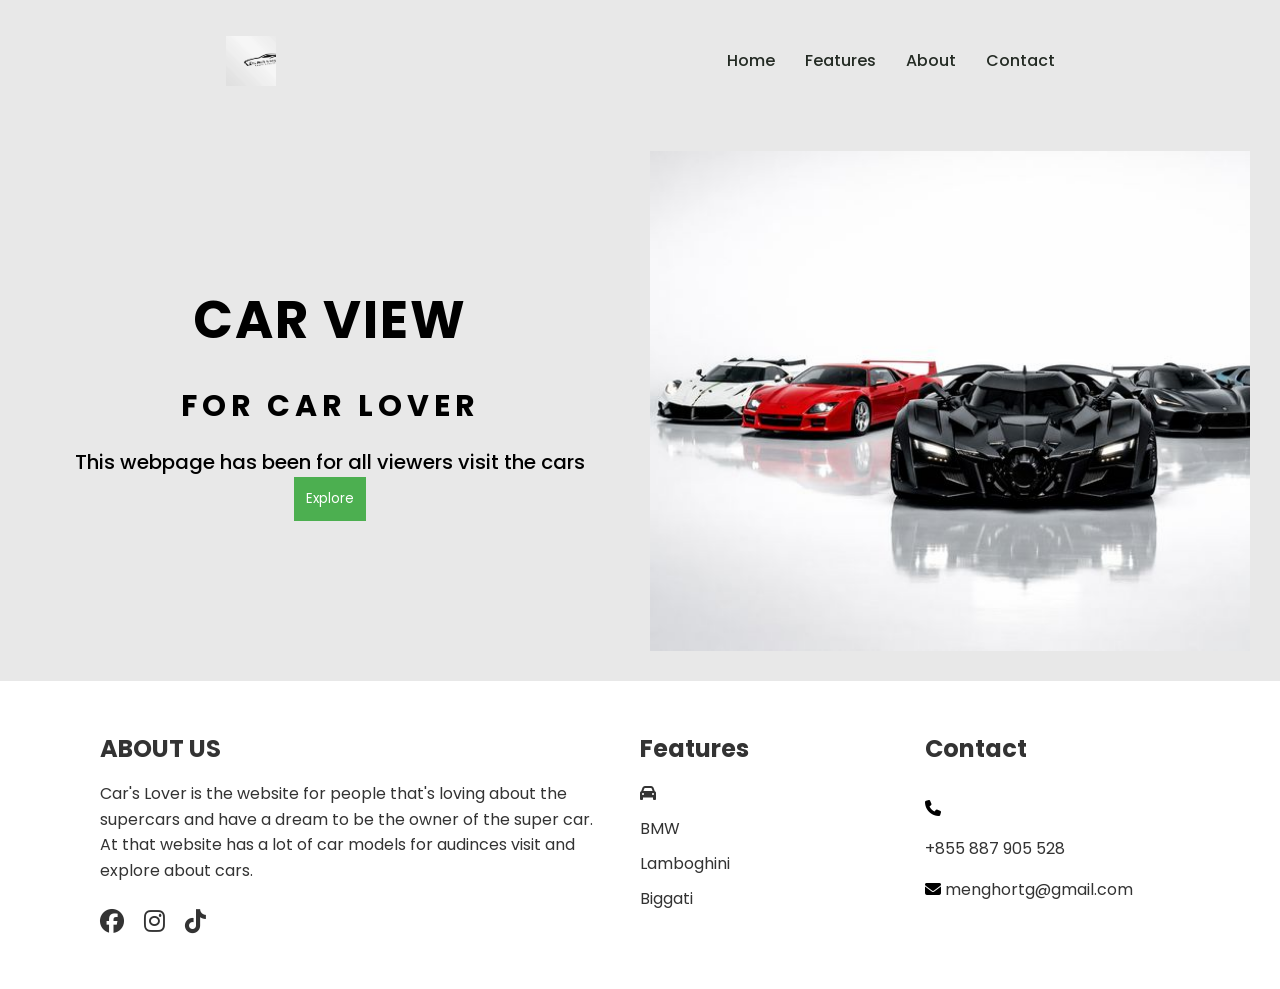
<file: index.html>
<!DOCTYPE html>
<html lang="en">

<head>
    <meta charset="UTF-8">
    <meta name="viewport" content="width=device-width, initial-scale=1.0">
    <link rel="stylesheet" href="style.css">
    <link rel="stylesheet" href="https://cdnjs.cloudflare.com/ajax/libs/font-awesome/6.4.0/css/all.min.css"
     integrity="sha512-iecdLmaskl7CVkqkXNQ/ZH/XLlvWZOJyj7Yy7tcenmpD1ypASozpmT/E0iPtmFIB46ZmdtAc9eNBvH0H/ZpiBw==" 
    crossorigin="anonymous" referrerpolicy="no-referrer" />
    <title>THE CARS WORLD</title>
</head>

<body>
    <div class="container">
        <div class="header">
            <div class="logo">

            </div>
            <div class="nav">
                <ul>
                    <li><a href="index.html">Home</a></li>
                    <li><a href="features.html">Features</a></li>
                    <li><a href="about.html">About</a></li>
                    <li><a href="contact.html">Contact</a></li>
                </ul>
            </div>
        </div>
        <div class="MainContent">
            <div class="content">
                <h1>CAR VIEW<br><span>FOR CAR LOVER</span></h1>
                <p>This webpage has been for all viewers visit the cars</p>
                 <div class="buttons">
                <a href="features.html">
                    <button>Explore</button></a>
            </div>
            </div>
            <div class="car"></div>
        </div>
           </div>
        </div>
    <footer>
        <div class="footer">
            <div class="aboutus">
                <h2>ABOUT US</h2>
                <p>Car's Lover is the website for people that's loving about the supercars and have 
                    a dream to be the owner of the super car.
                    At that website has a lot of car models for audinces visit and explore about cars.
                </p>
                <ul class="sci">
                    <li><a href="https://www.facebook.com/share/1Gg88D4aRW/?mibextid=wwXIfr"><i class="fa-brands fa-facebook"></i></a></li>
                    <li><a href="https://www.instagram.com/takutaku_w21?igsh=M3dyajI2aW9lbmJm"><i class="fa-brands fa-instagram"></i></a></li>
                    <li><a href="https://vt.tiktok.com/ZSCNut2VD/"><i class="fa-brands fa-tiktok"></i></a></li>
                </ul>
            </div>
            <div class="features">
                <h2>Features</h2>
                <ul>
                   <li><a href="features.html"><i class="fa-solid fa-car"></i></a></li>
                   <li><a href="features.html">BMW</a></li>
                   <li><a href="features.html">Lamboghini</a></li>
                   <li><a href="features.html">Biggati</a></li>
                </ul>
            </div>
            <div class="contact">
                <h2>Contact</h2>
                <span><i class="fa-solid fa-phone"></i></span><p><a href="tel:+855 887 905 528"
                >+855 887 905 528</a></p>
                <span><i class="fa-solid fa-envelope"></i><a href="mailto:menghortg@gmail.com">
                menghortg@gmail.com</a></span>
            </div>
        </div>
    </footer>
</body>

</html>
</file>
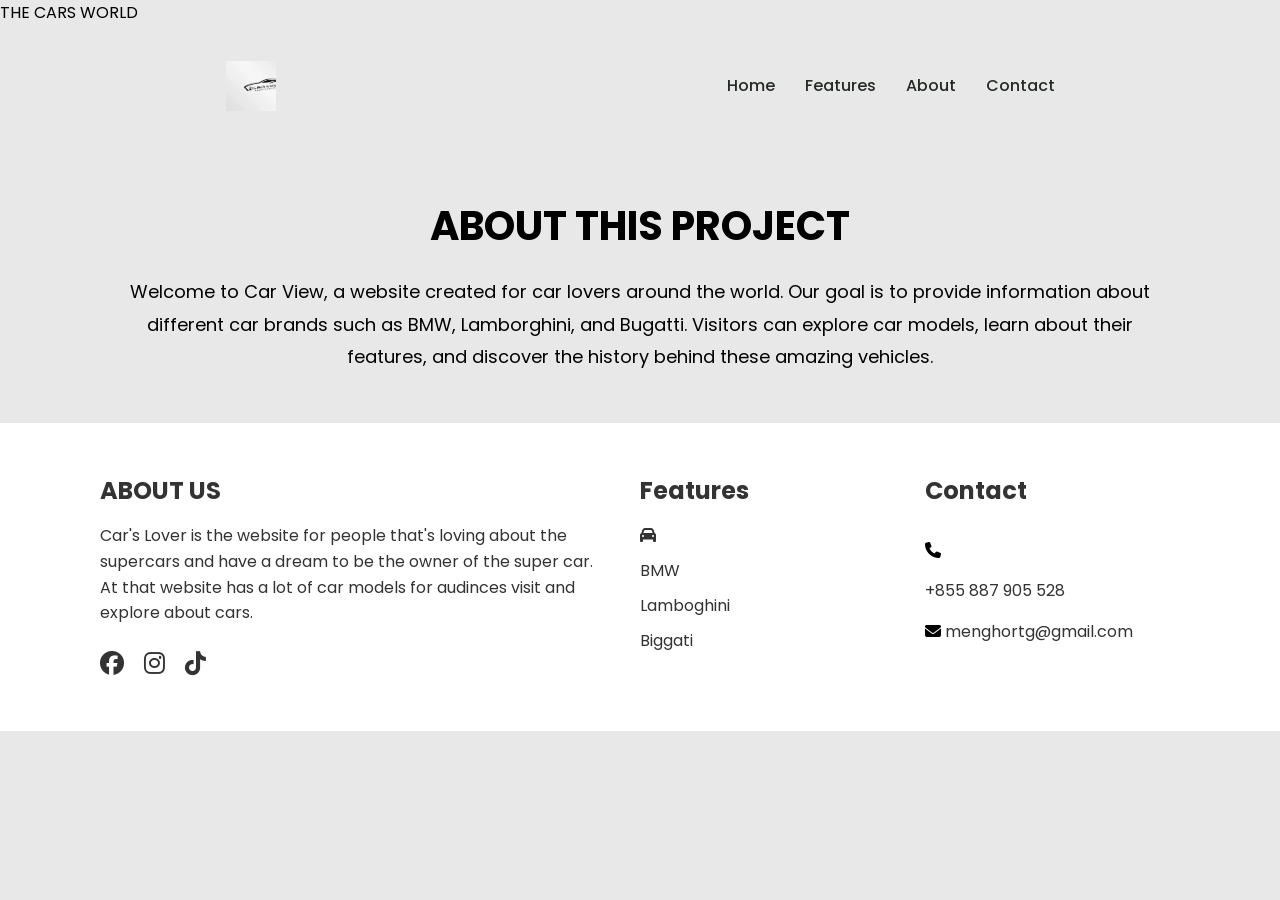
<file: about.html>
<!DOCTYPE html>
<html lang="en">

<head>
    <meta charset="UTF-8">
    <meta name="viewport" content="width=device-width, initial-scale=1.0">
    <link rel="stylesheet" href="style.css">
    <link rel="stylesheet" href="https://cdnjs.cloudflare.com/ajax/libs/font-awesome/6.4.0/css/all.min.css"
     integrity="sha512-iecdLmaskl7CVkqkXNQ/ZH/XLlvWZOJyj7Yy7tcenmpD1ypASozpmT/E0iPtmFIB46ZmdtAc9eNBvH0H/ZpiBw==" 
    <title>THE CARS WORLD</title>
</head>

<body>
    <div class="container">
        <div class="header">
            <div class="logo"></div>
            <div class="nav">
                <ul>
                    <li><a href="index.html">Home</a></li>
                    <li><a href="features.html">Features</a></li>
                    <li><a href="about.html">About</a></li>
                    <li><a href="contact.html">Contact</a></li>
                </ul>
            </div>
        </div>
        <div class="about">
            <h1>ABOUT THIS PROJECT</h1>
            <p>Welcome to Car View, a website created for car lovers around the world. Our goal is to provide 
                information about different car brands such as BMW, Lamborghini, and Bugatti.
                 Visitors can explore car models, learn about their features, and discover the history 
                 behind these amazing vehicles.</p>
        </div>
        </div>
    </div>
    <footer>
        <div class="footer">
            <div class="aboutus">
                <h2>ABOUT US</h2>
                <p>Car's Lover is the website for people that's loving about the supercars and have 
                    a dream to be the owner of the super car.
                    At that website has a lot of car models for audinces visit and explore about cars.
                </p>
                <ul class="sci">
                    <li><a href="https://www.facebook.com/share/1Gg88D4aRW/?mibextid=wwXIfr"><i class="fa-brands fa-facebook"></i></a></li>
                    <li><a href="https://www.instagram.com/takutaku_w21?igsh=M3dyajI2aW9lbmJm"><i class="fa-brands fa-instagram"></i></a></li>
                    <li><a href="https://vt.tiktok.com/ZSCNut2VD/"><i class="fa-brands fa-tiktok"></i></a></li>
                </ul>
            </div>
            <div class="features">
                <h2>Features</h2>
                <ul>
                   <li><a href="features.html"><i class="fa-solid fa-car"></i></a></li>
                   <li><a href="features.html">BMW</a></li>
                   <li><a href="features.html">Lamboghini</a></li>
                   <li><a href="features.html">Biggati</a></li>
                </ul>
            </div>
            <div class="contact">
                <h2>Contact</h2>
                <span><i class="fa-solid fa-phone"></i></span><p><a href="tel:+855 887 905 528"
                >+855 887 905 528</a></p>
                <span><i class="fa-solid fa-envelope"></i><a href="mailto:menghortg@gmail.com">
                menghortg@gmail.com</a></span>
            </div>
        </div>
    </footer>
</body>

</html>
</file>
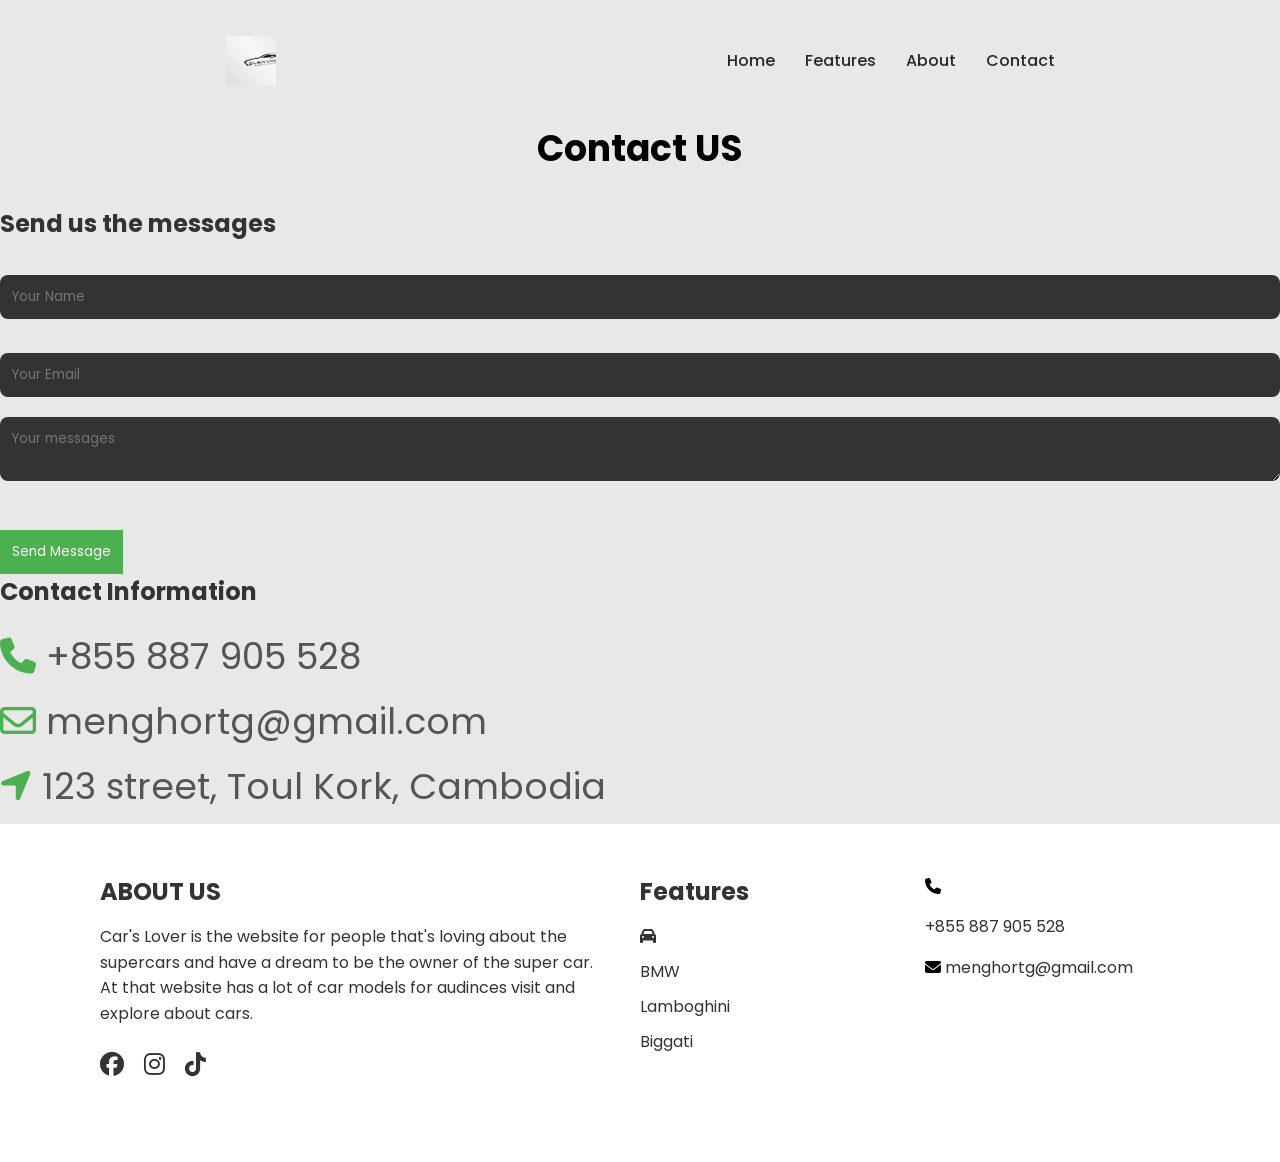
<file: contact.html>
<!DOCTYPE html>
<html lang="en">

<head>
    <meta charset="UTF-8">
    <meta name="viewport" content="width=device-width, initial-scale=1.0">
    <title>Footer</title>
    <link rel="stylesheet" href="style.css">
<link rel="stylesheet" href="https://cdnjs.cloudflare.com/ajax/libs/font-awesome/6.4.0/css/all.min.css"
 integrity="sha512-iecdLmaskl7CVkqkXNQ/ZH/XLlvWZOJyj7Yy7tcenmpD1ypASozpmT/E0iPtmFIB46ZmdtAc9eNBvH0H/ZpiBw=="
 crossorigin="anonymous" referrerpolicy="no-referrer" />

<title>THE CARS WORLD</title>
</head>

<body>
    <div class="container">
     <div class="header">
            <div class="logo"></div>
            <div class="nav">
                <ul>
                    <li><a href="index.html">Home</a></li>
                    <li><a href="features.html">Features</a></li>
                    <li><a href="about.html">About</a></li>
                    <li><a href="contact.html">Contact</a></li>
                </ul>
            </div>
        </div>
    </div>
    <section class="contact">
        <div class="contactus">
            <h2>Contact US</h2>
            <div class="contact_wrapper">
                <div class="contact_form">
                    <h3>Send us the messages</h3>
                    <form>
                        <div class="form_group">
                            <input type="text" name="name" placeholder="Your Name">
                        </div>
                        <div class="form_group">
                            <input type="email" name="email" placeholder="Your Email">
                        </div>
                        <div class="form_group">
                            <textarea name="messages" placeholder="Your messages"></textarea>
                        </div>
                        <button type="submit">
                            Send Message
                        </button>
                    </form>
                </div>
                <div class="contact_infor">
                    <h3>Contact Information</h3>
                    <p><i class="fa-solid fa-phone"></i>+855 887 905 528</p>
                    <p><i class="fa-regular fa-envelope"></i>menghortg@gmail.com</p>
                    <p><i class="fa-solid fa-location-arrow"></i>123 street, Toul Kork, Cambodia</p>
                </div>
            </div>
        </div>
    </section>
    <footer>
        <div class="footer">
            <div class="aboutus">
                <h2>ABOUT US</h2>
                <p>Car's Lover is the website for people that's loving about the supercars and have
                    a dream to be the owner of the super car.
                    At that website has a lot of car models for audinces visit and explore about cars.
                </p>
                <ul class="sci">
                    <li><a href="https://www.facebook.com/share/1Gg88D4aRW/?mibextid=wwXIfr"><i
                                class="fa-brands fa-facebook"></i></a></li>
                    <li><a href="https://www.instagram.com/takutaku_w21?igsh=M3dyajI2aW9lbmJm"><i
                                class="fa-brands fa-instagram"></i></a></li>
                    <li><a href="https://vt.tiktok.com/ZSCNut2VD/"><i class="fa-brands fa-tiktok"></i></a></li>
                </ul>
            </div>
            <div class="features">
                <h2>Features</h2>
                <ul>
                    <li><a href="features.html"><i class="fa-solid fa-car"></i></a></li>
                    <li><a href="features.html">BMW</a></li>
                    <li><a href="features.html">Lamboghini</a></li>
                    <li><a href="features.html">Biggati</a></li>
                </ul>
            </div>
            <div class="contact">
                <span><i class="fa-solid fa-phone"></i></span>
                <p><a href="tel:+855 887 905 528">+855 887 905 528</a></p>
                <span><i class="fa-solid fa-envelope"></i><a href="mailto:menghortg@gmail.com">
                        menghortg@gmail.com</a></span>
            </div>
            <div class="con"></div>
        </div>
    </footer>
</body>

</html>
</file>
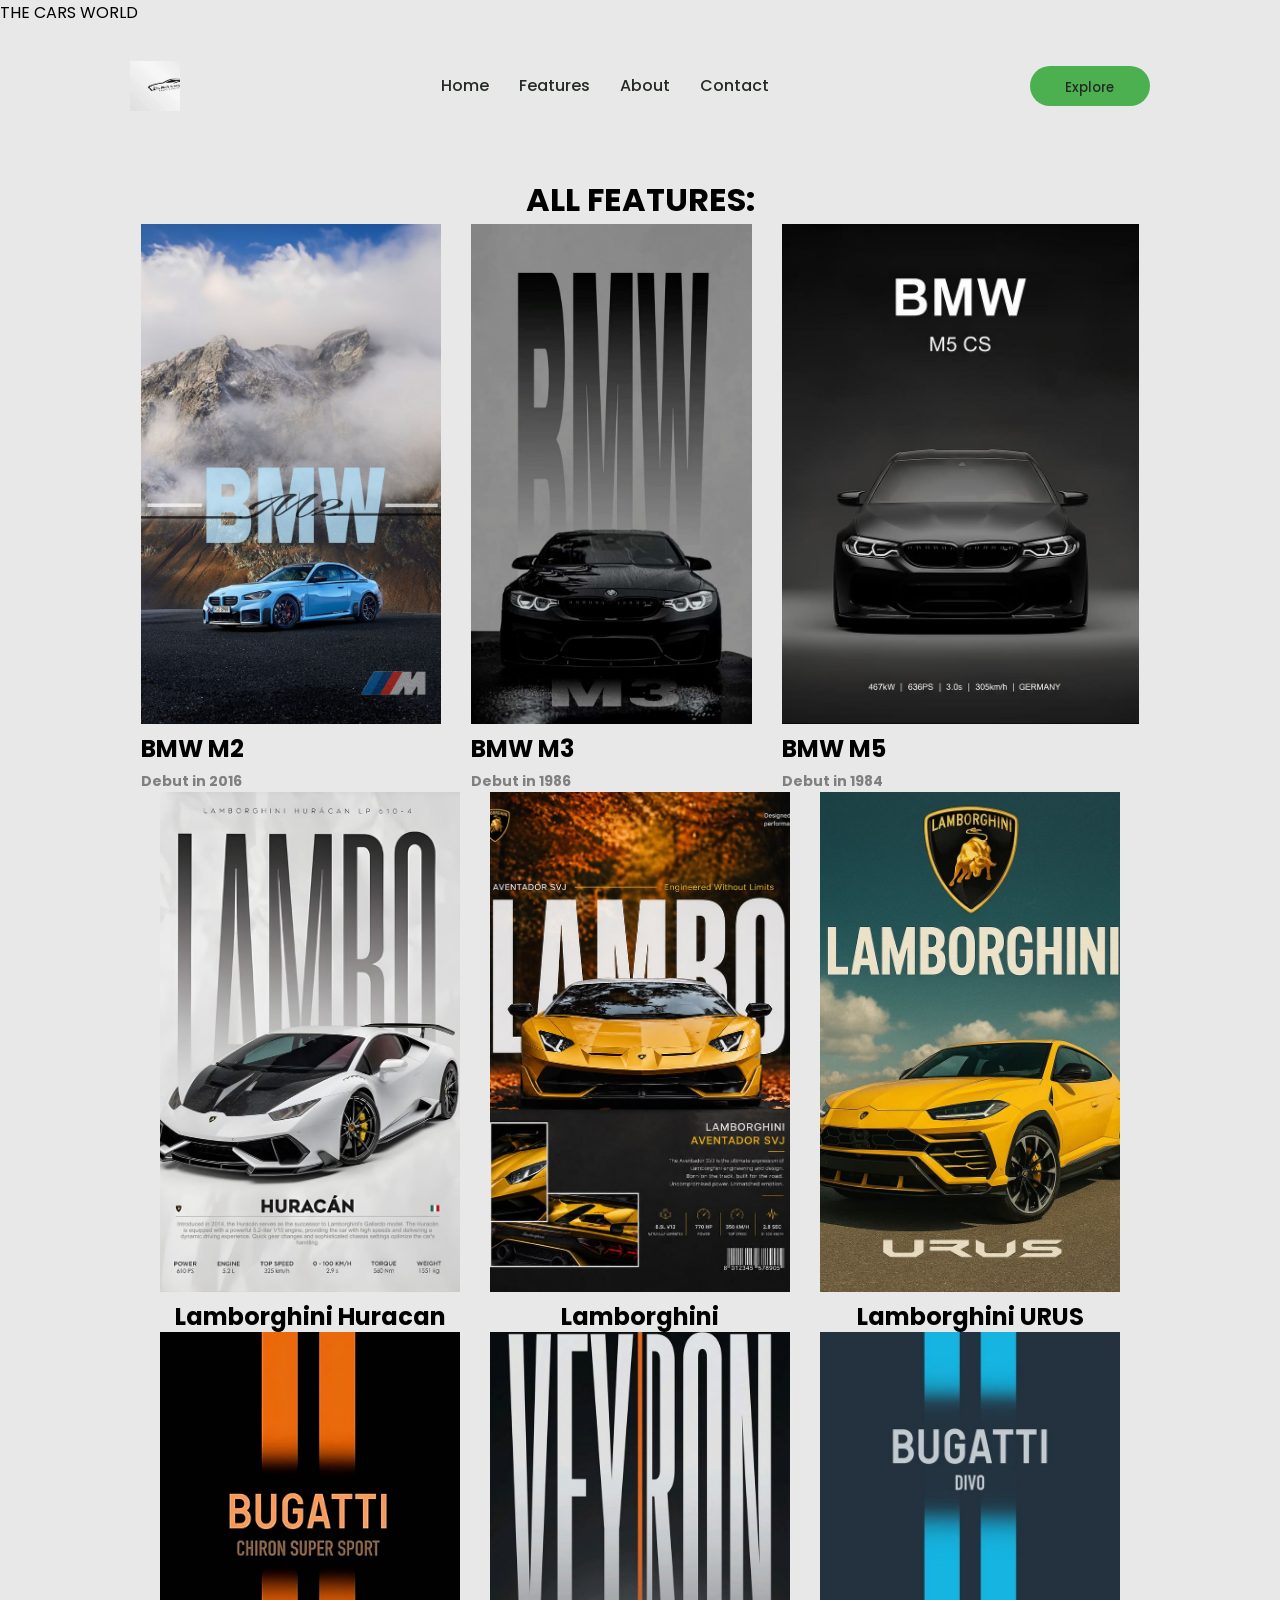
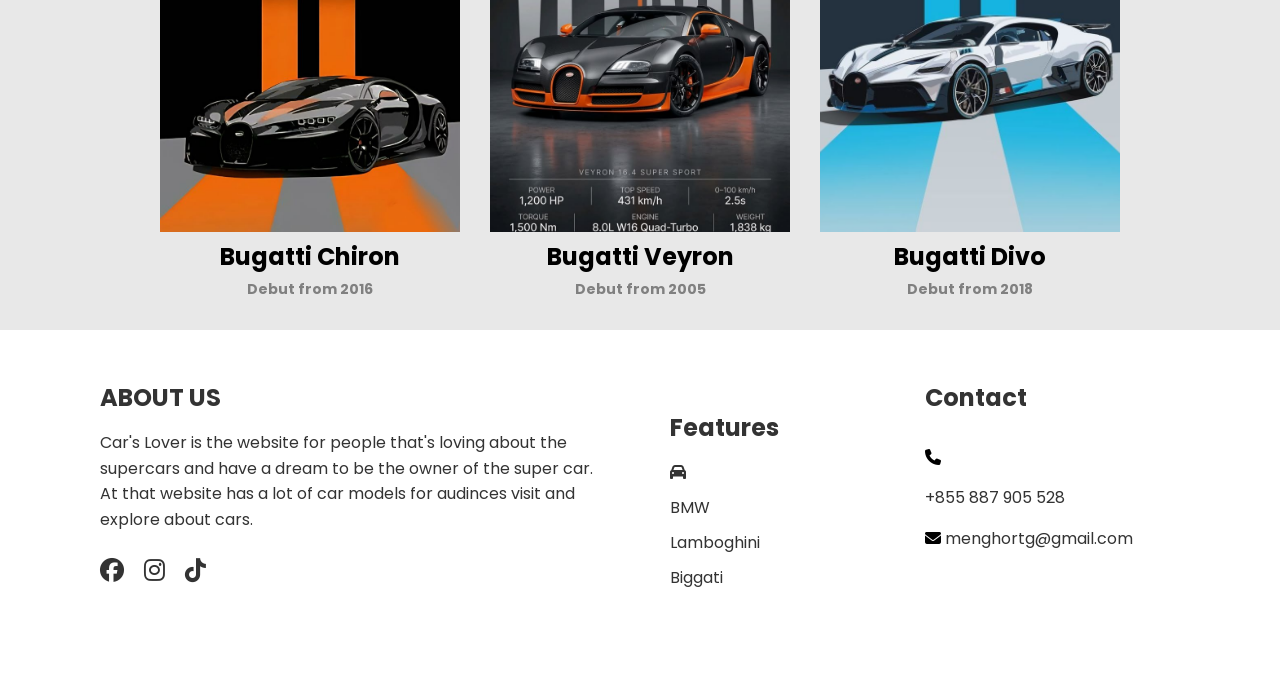
<file: features.html>
<!DOCTYPE html>
<html lang="en">

<head>
    <meta charset="UTF-8">
    <meta name="viewport" content="width=device-width, initial-scale=1.0">
    <link rel="stylesheet" href="style.css">
    <link rel="stylesheet" href="https://cdnjs.cloudflare.com/ajax/libs/font-awesome/6.4.0/css/all.min.css"
     integrity="sha512-iecdLmaskl7CVkqkXNQ/ZH/XLlvWZOJyj7Yy7tcenmpD1ypASozpmT/E0iPtmFIB46ZmdtAc9eNBvH0H/ZpiBw==" 
    <title>THE CARS WORLD</title>
</head>

<body>
    <div class="container">
        <div class="header">
            <div class="logo">

            </div>
            <div class="nav">
                <ul>
                    <li><a href="index.html">Home</a></li>
                    <li><a href="features.html">Features</a></li>
                    <li><a href="about.html">About</a></li>
                    <li><a href="contact.html">Contact</a></li>
                </ul>
            </div>
             <div class="buttons">
                <a href="features.html">
                    <button>Explore</button></a>
            </div>
        </div>
        <div class="features">
            <h1>ALL FEATURES: </h1>
            <div class="features_bmwr">
                <div class="bmw">
                    <img src="bmwM2.jpg">
                    <h2>BMW M2<span>Debut in 2016</span></h2>
                </div>
                <div class="bmw">
                    <img src="bmwM3.jpg">
                    <h2>BMW M3<span>Debut in 1986</span></h2>
                </div>
                <div class="bmw">
                    <img src="bmwM5.jpg">
                    <h2>BMW M5<span>Debut in 1984</span></h2>
                </div>
            </div>
            <div class="features_lamborghini">
                <div class="lamborghini">
                    <img src="LAM_Hurricun.jpg">
                    <h2>Lamborghini Huracan<span>Debut from 2014 to 2024</span></h2>
                </div>
                <div class="lamborghini">
                    <img src="LAM_SVJ.jpg">
                    <h2>Lamborghini AVANTADOR SVJ<span>Debut in Aug 23,2018</span></h2>
                </div>
                <div class="lamborghini">
                    <img src="LAM_Urus.jpg">
                    <h2>Lamborghini URUS<span>Debut in April 23,2012</span></h2>
                </div>
            </div>
            <div class="features_buggati">

            <div class="buggati">
                <img src="Chiron.jpg">
                <h2>Bugatti Chiron
                   <span>Debut from 2016</span>
                </h2>
            </div>

            <div class="buggati">
               <img src="Veyron.jpg">
               <h2>Bugatti Veyron
                  <span>Debut from 2005</span>
               </h2>
            </div>

            <div class="buggati">
               <img src="Divo.jpg">
                <h2>Bugatti Divo
                   <span>Debut from 2018</span>
                </h2>
            </div>
           </div>
        </div>
    <footer>
        <div class="footer">
            <div class="aboutus">
                <h2>ABOUT US</h2>
                <p>Car's Lover is the website for people that's loving about the supercars and have 
                    a dream to be the owner of the super car.
                    At that website has a lot of car models for audinces visit and explore about cars.
                </p>
                <ul class="sci">
                    <li><a href="https://www.facebook.com/share/1Gg88D4aRW/?mibextid=wwXIfr"><i class="fa-brands fa-facebook"></i></a></li>
                    <li><a href="https://www.instagram.com/takutaku_w21?igsh=M3dyajI2aW9lbmJm"><i class="fa-brands fa-instagram"></i></a></li>
                    <li><a href="https://vt.tiktok.com/ZSCNut2VD/"><i class="fa-brands fa-tiktok"></i></a></li>
                </ul>
            </div>
            <div class="features">
                <h2>Features</h2>
                <ul>
                   <li><a href="features.html"><i class="fa-solid fa-car"></i></a></li>
                   <li><a href="features.html">BMW</a></li>
                   <li><a href="features.html">Lamboghini</a></li>
                   <li><a href="features.html">Biggati</a></li>
                </ul>
            </div>
            <div class="contact">
                <h2>Contact</h2>
                <span><i class="fa-solid fa-phone"></i></span><p><a href="tel:+855 887 905 528"
                >+855 887 905 528</a></p>
                <span><i class="fa-solid fa-envelope"></i><a href="mailto:menghortg@gmail.com">
                menghortg@gmail.com</a></span>
            </div>
        </div>
    </footer>
</body>

</html>
</file>
<file: style.css>
@import url('https://fonts.googleapis.com/css2?family=Poppins:wght@400;500;600;700&display=swap');

* {
    padding: 0;
    margin: 0;
    box-sizing: border-box;
    font-family: 'Poppins', sans-serif;
}

.container {
    width: 100%;
    display: flex;
    flex-direction: column;
    justify-content: center;
}

.container .header {
    width: 100%;
    margin: 2% auto;
    display: flex;
    flex-direction: row;
    justify-content: space-around;
    align-items: center;
    padding: 10px 0;
}

.container .header .logo {
    width: 50px;
    height: 50px;
    background: url(logo.webp);
    background-size: cover;
    background-repeat: no-repeat;
}

.container .header .nav ul {
    display: flex;
    font-weight: 500;
    list-style-type: none;
    gap: 30px;
}

.container .header .nav ul li a {
    text-decoration: none;
    color: #242b24;
    transition: border-bottom 0.3s ease;
    padding-bottom: 5px;
}

.container .header .nav ul li a:hover {
    border-bottom: 2px solid #4facfe;
}

.container .header .buttons {
    display: flex;
    gap: 20px;
}

.container .header .buttons button {
    width: 120px;
    height: 40px;
    border-radius: 20px;
    border: none;
    outline: none;
    cursor: pointer;
    font-weight: 500;
    color: #242b24;
    transition: all 0.3s ease;
}

@import url('https://fonts.googleapis.com/css2?family=Poppins:wght@400;500;600;700&display=swap');

* {
    padding: 0;
    margin: 0;
    box-sizing: border-box;
    font-family: 'Poppins', sans-serif;
}

.container {
    width: 100%;
    display: flex;
    flex-direction: column;
    justify-content: center;
}

.container .header {
    width: 100%;
    margin: 2% auto;
    display: flex;
    flex-direction: row;
    justify-content: space-around;
    align-items: center;
    padding: 10px 0;
}

.container .header .logo {
    width: 50px;
    height: 50px;
    background: url(logo.webp);
    background-size: cover;
    background-repeat: no-repeat;
}

.container .header .nav ul {
    display: flex;
    font-weight: 500;
    list-style-type: none;
    gap: 30px;
}

.container .header .nav ul li a {
    text-decoration: none;
    color: #242b24;
    transition: border-bottom 0.3s ease;
    padding-bottom: 5px;
}

.container .header .nav ul li a:hover {
    border-bottom: 2px solid #4facfe;
}

.container .MainContent {
    width: 100%;
    display: grid;
    grid-template-columns: repeat(2, 1fr);
    gap: 20px;
    padding: 30px;
}

.container .MainContent .content {
    display: flex;
    flex-direction: column;
    justify-content: center;
    text-align: center;
}

.container .MainContent .content h1 {
    font-size: 52px;
    letter-spacing: 2px;
}

.container .MainContent .content span {
    font-size: 30px;
    letter-spacing: 5px;
    text-transform: uppercase;
}

.container .MainContent .content p {
    margin-top: 10px;
    font-size: 20px;
    font-weight: 500;
}

.container .MainContent .car {
    width: 100%;
    height: 500px;
    background: url(allcars.jpg);
    background-repeat: no-repeat;
    background-size: cover;
}
.container .main-button{
    display: flex;
    justify-content: center;   /* center button */
    margin-top: 20px;
    margin-bottom: 40px;
}

.container .main-button button{
    width: 150px;
    height: 45px;
    border-radius: 25px;
    border: none;
    cursor: pointer;
    font-size: 16px;
    font-weight: 500;
    transition: 0.3s ease;
}

.container .main-button button:hover{
    color: #fff;
    background-image: linear-gradient(to right, #4facfe 100%);
}
.container .features {
    padding: 30px;
}

.container .features .features_bmwr {
    display: flex;
    gap: 30px;
    justify-content: center;
    flex-wrap: nowrap;
}

.container .features .bmw img {
    width: 100%;
    height: 500px;
    object-fit: cover;
}

.container .features h1 {
    text-align: center;
    width: 100%;
}

.container .features .bmw span {
    display: block;
    /* moves to next line */
    font-size: 14px;
    color: gray;
    margin-top: 5px;
}

.container .features .features_lamborghini{
    display: flex;
    gap: 30px;
    justify-content: center;
    flex-wrap: nowrap;
}

.container .features .lamborghini{
    width: 300px;
    height: 500px;
    text-align: center;   /* text under image */
}

.container .features .lamborghini img{
    width: 100%;
    height: 500px;
    object-fit: cover;
}

.container .features .lamborghini span{
    display: block;
    font-size: 14px;
    color: gray;
    margin-top: 5px;
}
.container .features .features_buggati{
    display: flex;
    gap: 30px;
    justify-content: center;
    margin-top: 40px;
}

.container .features .buggati{
    width: 300px;
    text-align: center;
}

.container .features .buggati img{
    width: 100%;
    height: 500px;
    object-fit: cover;
}

.container .features .buggati span{
    display: block;
    font-size: 14px;
    color: gray;
    margin-top: 5px;
}
.about{
    width: 80%;
    margin: 50px auto;
    text-align: center;
}

.about h1{
    font-size: 40px;
    margin-bottom: 20px;
}

.about p{
    font-size: 18px;
    line-height: 1.8;
}
.container .features {
    gap: 5em;
}
*{
    margin:0;
    padding:0;
    box-sizing:border-box;
    font-family:'Poppins', sans-serif;
}

body{
    min-height:100vh;
    background:#e8e8e8;
}

footer{
    width:100%;
    padding:50px 100px;
    background:#fff;
}

footer .footer{
    width:100%;
    display:grid;
    grid-template-columns:2fr 1fr 1fr;
    gap:30px;
}

footer h2{
    color:#333;
    margin-bottom:15px;
}

footer p{
    color:#333;
    line-height:1.6;
}

footer .features ul{
    list-style:none;
}

footer .features li{
    margin:10px 0;
}

footer a{
    text-decoration:none;
    color:#333;
}

footer .sci{
    display:flex;
    gap:20px;
    list-style:none;
    margin-top:20px;
}

footer .sci li a{
    font-size:24px;
}

footer .contact{
    display:flex;
    flex-direction:column;
    gap:15px;
}
footer a{
    text-decoration: none;
    color: #333;
    transition: 0.3s ease;
}

footer a:hover{
    color: #4facfe;
    padding-left: 5px;
}
.contacts{
    margin: 0;
    padding: 0;
    box-sizing: border-box;
    font-family: sans-serif;
} 
.contact .contact_wrapper{
    font-size: 36px;
    grid-template-columns: repeat(2,1fr);
    grid-gap: 30px
}
.contacts{
    min-height: 100vh;
    background-color: #e8f0ee;
    padding: 50px;
}

.contactus h2{
    text-align: center;
    margin-bottom: 30px;
    font-size: 36px;
}
.contact_form{
    text-align: left;
}
.contact_form h3{
    font-size: 24px;
    margin-bottom: 20px;
    color:#333;
}
.form_group{
    margin-bottom: 20px;
}
input, textarea{
    width:100%;
    padding: 12px;
    border-radius: 8px;
    border: none;
    background-color: #333;
}
input:focus, 
textarea:focus{
    outline: none;
    box-shadow: 0 0 8px #bbb;
}
button{
    display: inline-block;
    padding: 12px;
    background-color: #4caf50;
    color: #fff;
    border: none;
    cursor: pointer;
    transition: 0.3,ease;
}
button:hover{
    background-color: #45a049;
    
}
.contact_infor{
    text-align: left;
}
.contact_infor h3{
    font-size: 24px;
    margin-bottom: 20px;
    color: #333;
}
.contact_infor p{
    margin-bottom: 10px;
    color: #555;
}
.contact_infor i{
    color:#4caf50;
    margin-right: 10px;
}
/*Contact in moblie */
@media screen and (max-width: 768px){
    .contacts{
        padding: 20px;
    }
    .contact_wrapper{
        grid-template-columns: 1fr;
    }
}
/* Footer */
@media (max-width:768px){

    footer .footer{
        grid-template-columns: 1fr;
        text-align: center;
    }

    footer .sci{
        justify-content: center;
    }
}
/* Nav Bar */

@media (max-width:768px){
    .container .header{
        flex-direction: column;
        justify-content: center;
        align-items: center;
        gap: 20px;
    }

    .container .header .nav ul{
        display: flex;
        flex-direction: column;
        gap: 15px;
        text-align: center;
    }
}
/* Mobile View for Features */
@media (max-width: 768px){

    .container .features .features_bmwr,
    .container .features .features_lamborghini,
    .container .features .features_buggati{
        flex-direction: column;
        align-items: center;
        gap: 20px;
    }

    .container .features .bmw,
    .container .features .lamborghini,
    .container .features .buggati{
        width: 90%;
        height: auto;
    }

    
    .container .features .bmw img,
    .container .features .lamborghini img,
    .container .features .buggati img{
        width: 100%;
        height: 250px;
        object-fit: cover;
    }

  
    .container .features h1{
        font-size: 28px;
        margin-bottom: 20px;
    }

   
    .container .features span{
        font-size: 13px;
    }
}/* Mobile View - Home Page */
@media (max-width: 768px){

    .header{
        flex-direction: column;
        gap: 20px;
        text-align: center;
    }

    .header .nav ul{
        flex-direction: column;
        gap: 15px;
    }

    /* Main content */
    .container .MainContent{
        grid-template-columns: 1fr;   
        text-align: center;
        padding: 20px;
    }

    .container .MainContent .content h1{
        font-size: 32px;
    }

    .container .MainContent .content span{
        font-size: 20px;
        letter-spacing: 2px;
    }

    .container .MainContent .content p{
        font-size: 16px;
    }

  
    .container .MainContent .car{
        height: 250px;
        margin-top: 20px;
    }


    .container .main-button{
        margin: 20px 0;
    }

    .container .main-button button{
        width: 120px;
        height: 40px;
        font-size: 14px;
    }
}
/* Mobile Footer */
@media (max-width:768px){

    footer{
        padding: 30px 20px;
    }

    footer .footer{
        grid-template-columns: 1fr;
        text-align: center;
        gap: 25px;
    }

    footer .sci{
        justify-content: center;
    }
}
</file>
